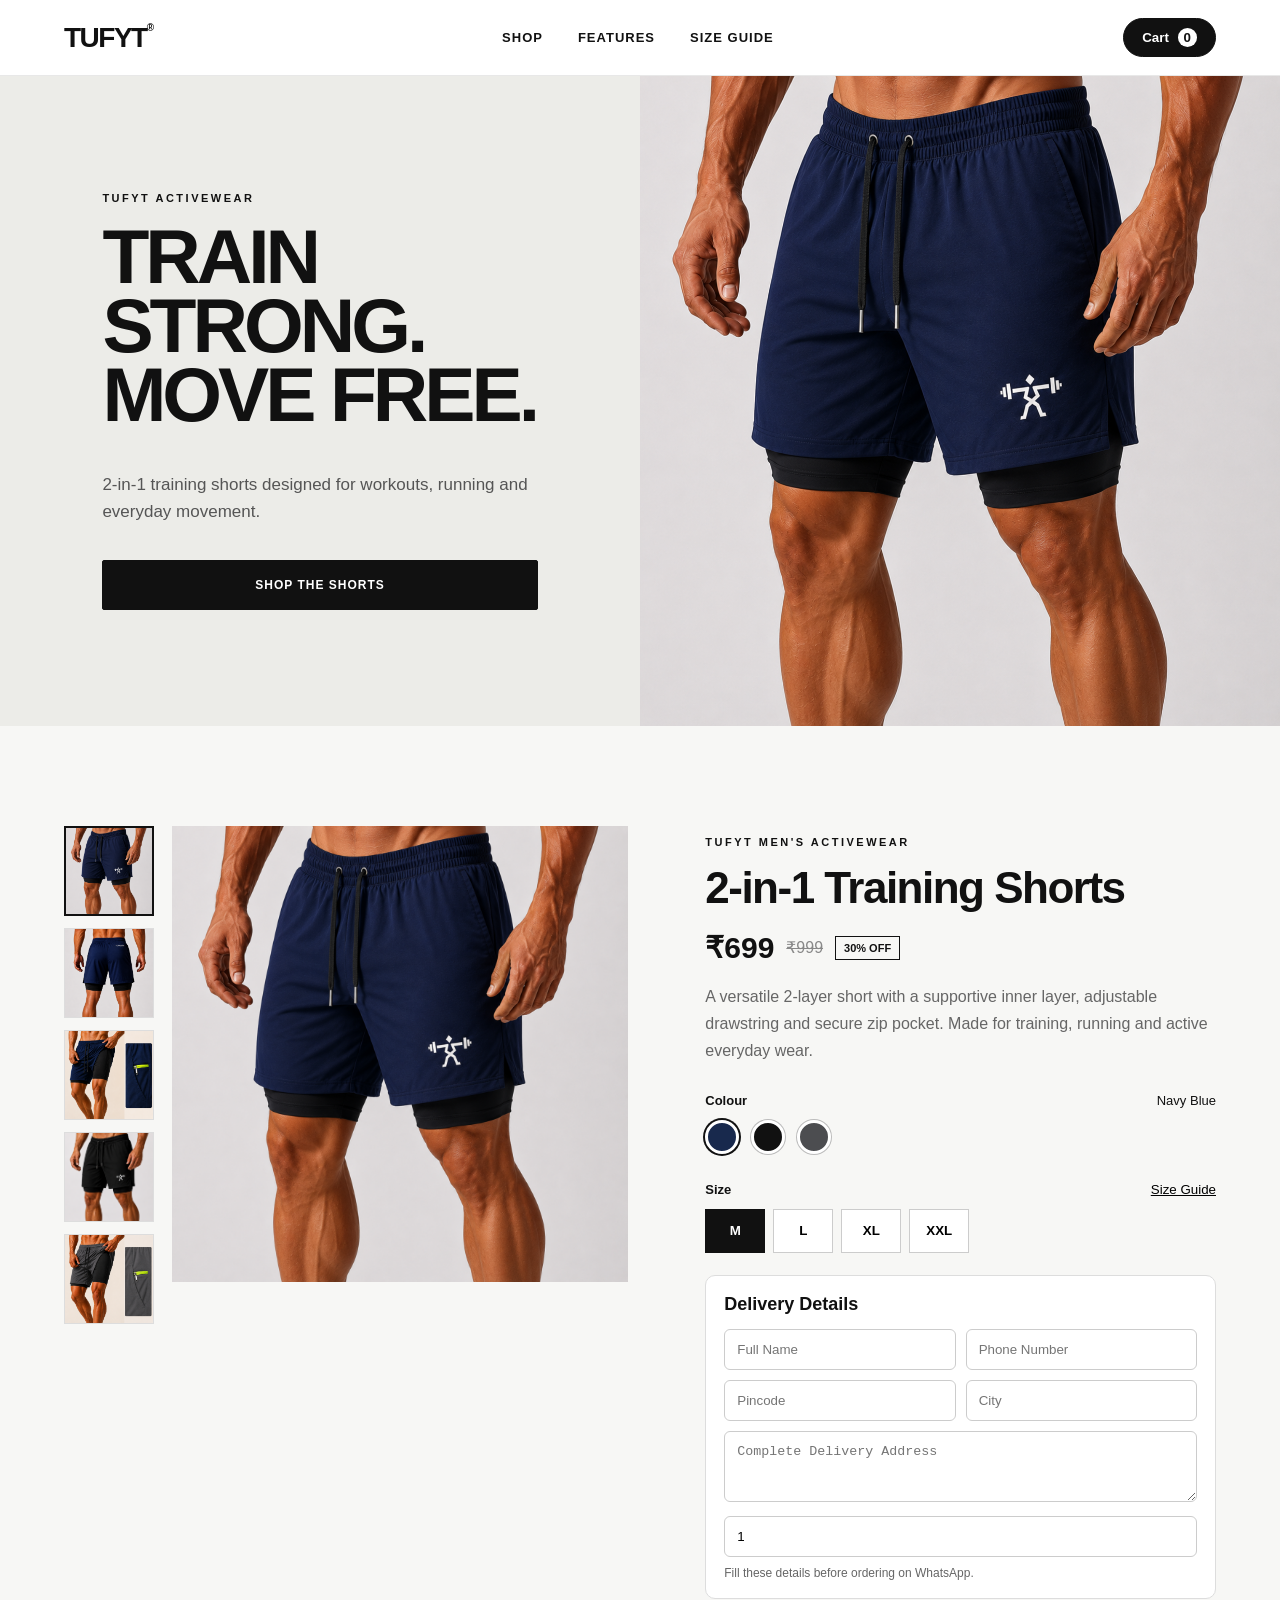
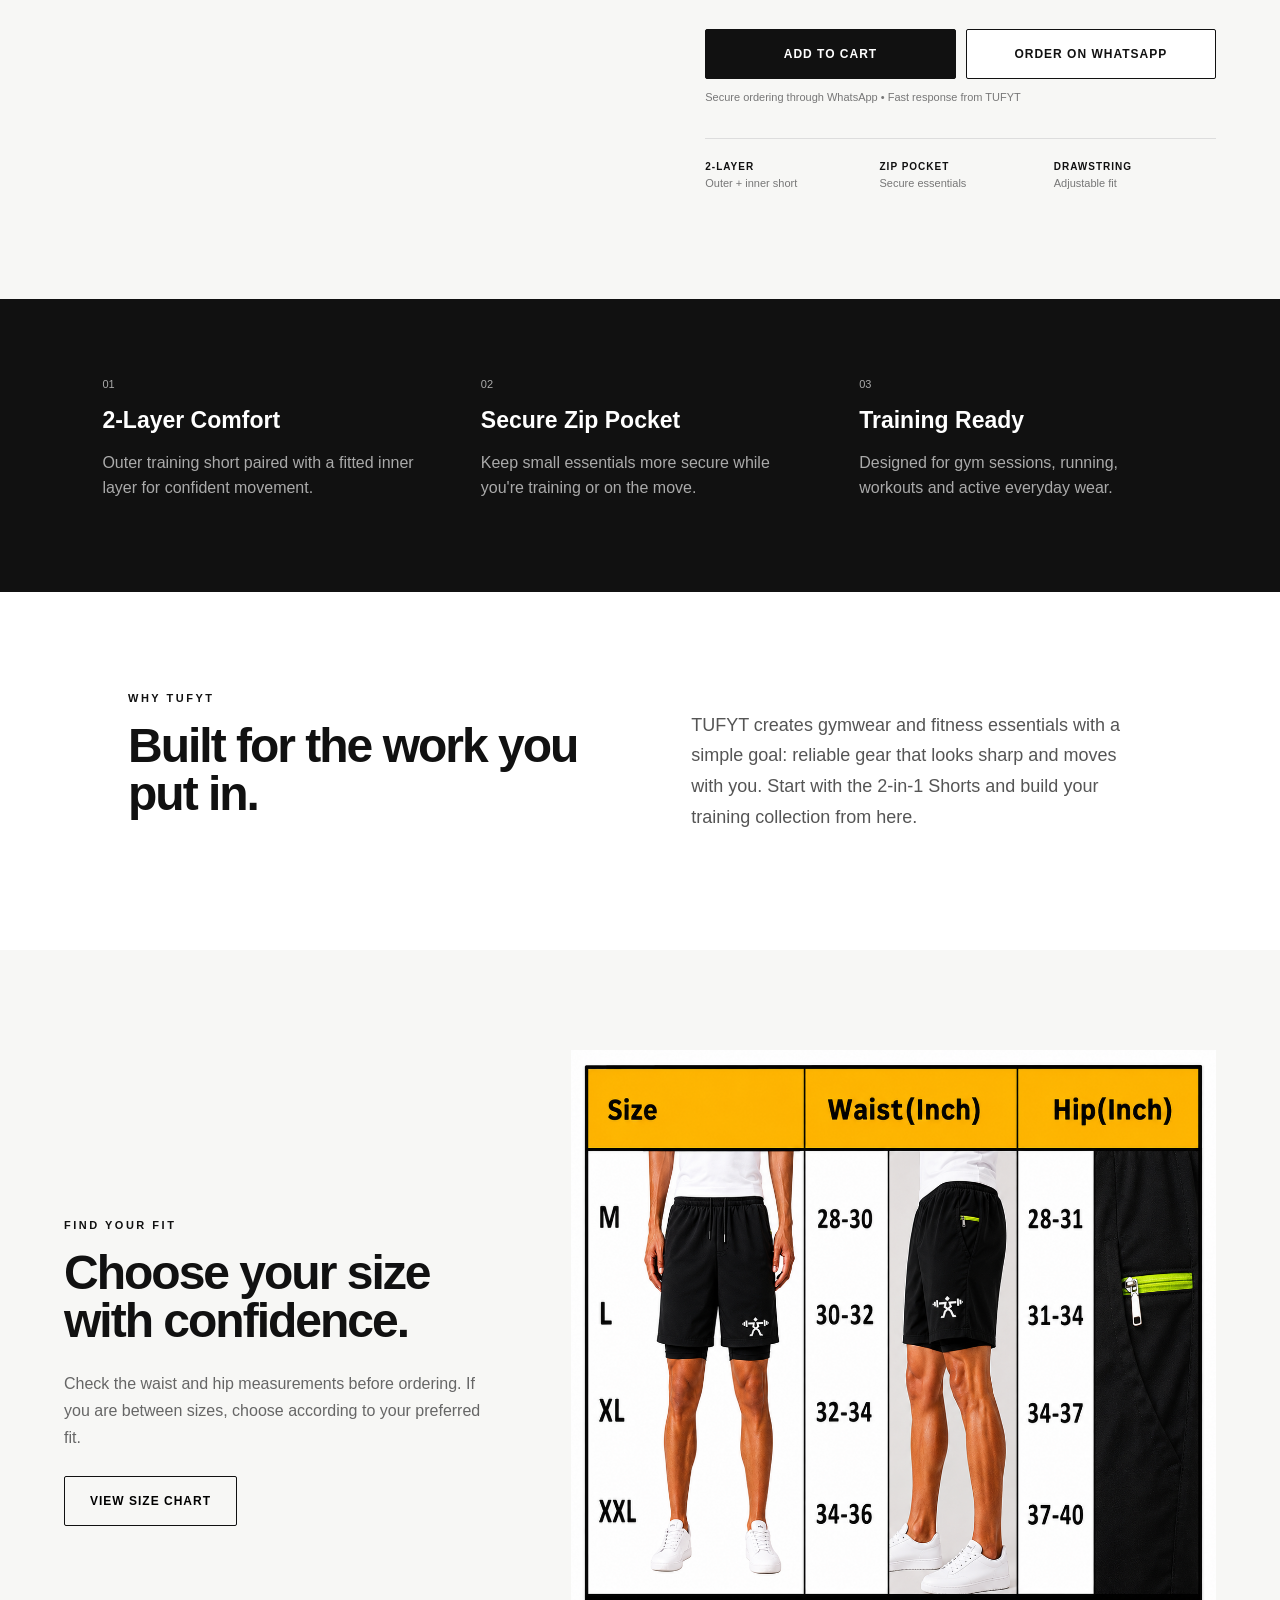
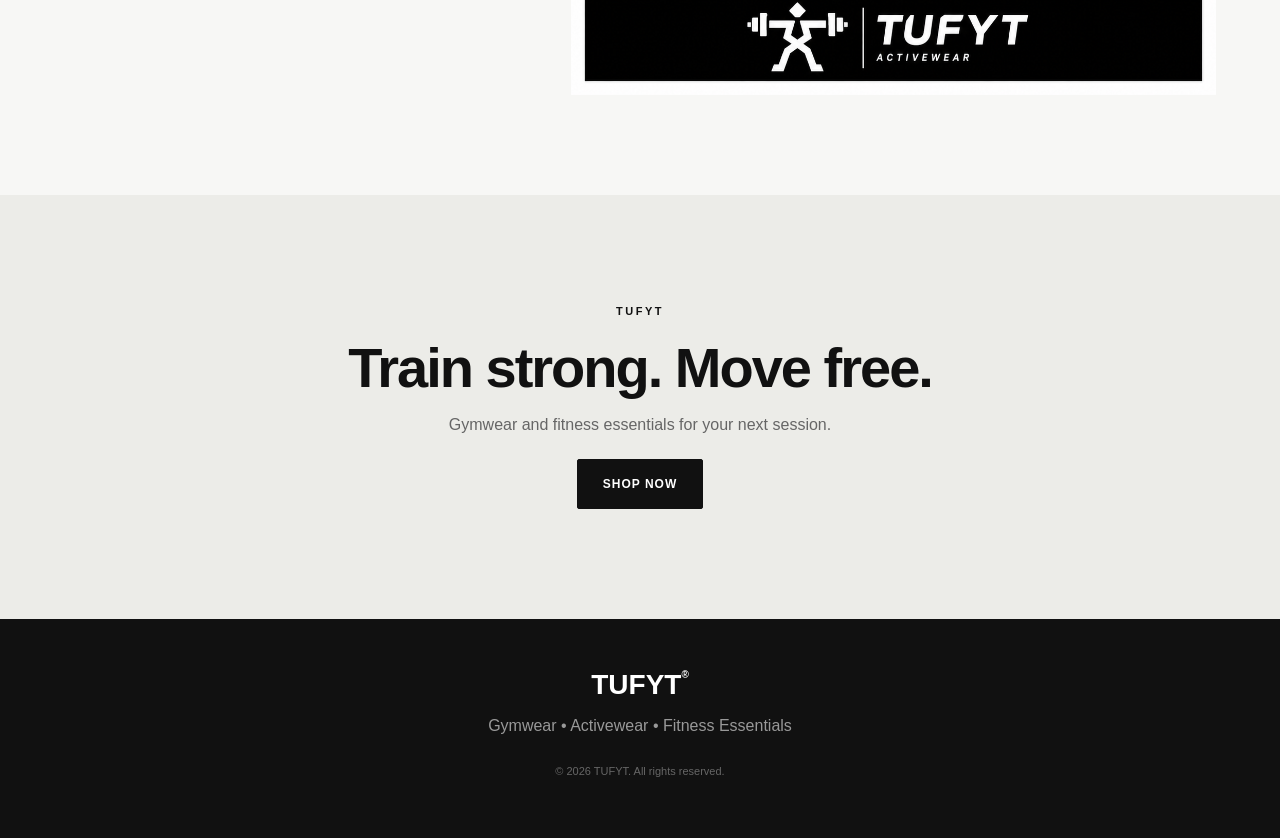
<file: index.html>
<!DOCTYPE html>
<html lang="en">
<head>
  <meta charset="UTF-8">
  <meta name="viewport" content="width=device-width, initial-scale=1.0">
  <title>TUFYT | 2-in-1 Training Shorts</title>
  <meta name="description" content="TUFYT 2-in-1 training shorts built for gym, running and everyday movement.">
  <link rel="stylesheet" href="style.css">
</head>
<body>

<header class="header">
  <a class="logo" href="#">TUFYT<span>®</span></a>
  <nav>
    <a href="#product">Shop</a>
    <a href="#features">Features</a>
    <a href="#size">Size Guide</a>
  </nav>
  <button class="cart-btn" id="cartOpen">Cart <b id="cartCount">0</b></button>
</header>

<main>

  <section class="hero">
    <div class="hero-copy">
      <p class="eyebrow">TUFYT ACTIVEWEAR</p>
      <h1>TRAIN STRONG.<br>MOVE FREE.</h1>
      <p class="hero-text">
        2-in-1 training shorts designed for workouts, running and everyday movement.
      </p>
      <a class="btn dark" href="#product">SHOP THE SHORTS</a>
    </div>
    <div class="hero-image">
      <img src="images/navy-front.png" alt="TUFYT 2-in-1 navy training shorts">
    </div>
  </section>

  <section class="product-section" id="product">
    <div class="gallery">
      <div class="thumbs">
        <button class="thumb active" data-image="images/navy-front.png"><img src="images/navy-front.png" alt="Navy front"></button>
        <button class="thumb" data-image="images/navy-back.png"><img src="images/navy-back.png" alt="Navy back"></button>
        <button class="thumb" data-image="images/navy-pocket.png"><img src="images/navy-pocket.png" alt="Navy zip pocket"></button>
        <button class="thumb" data-image="images/black-front.png"><img src="images/black-front.png" alt="Black front"></button>
        <button class="thumb" data-image="images/grey-front.png"><img src="images/grey-front.png" alt="Dark grey front"></button>
      </div>
      <div class="main-photo">
        <img id="mainImage" src="images/navy-front.png" alt="TUFYT 2-in-1 training shorts">
      </div>
    </div>

    <div class="product-info">
      <p class="eyebrow">TUFYT MEN'S ACTIVEWEAR</p>
      <h2>2-in-1 Training Shorts</h2>

      <div class="price-row">
        <span class="price">₹699</span>
        <span class="old-price">₹999</span>
        <span class="offer">30% OFF</span>
      </div>

      <p class="muted">
        A versatile 2-layer short with a supportive inner layer, adjustable drawstring
        and secure zip pocket. Made for training, running and active everyday wear.
      </p>

      <div class="option">
        <div class="option-head">
          <strong>Colour</strong>
          <span id="colorName">Navy Blue</span>
        </div>
        <div class="swatches">
          <button class="swatch navy selected" aria-label="Navy Blue" data-color="Navy Blue" data-image="images/navy-front.png"></button>
          <button class="swatch black" aria-label="Black" data-color="Black" data-image="images/black-front.png"></button>
          <button class="swatch grey" aria-label="Dark Grey" data-color="Dark Grey" data-image="images/grey-front.png"></button>
        </div>
      </div>

      <div class="option" id="size">
        <div class="option-head">
          <strong>Size</strong>
          <button class="size-link" id="sizeOpen">Size Guide</button>
        </div>
        <div class="sizes">
          <button class="size selected">M</button>
          <button class="size">L</button>
          <button class="size">XL</button>
          <button class="size">XXL</button>
        </div>

        <div class="tufyt-order-form" style="margin:22px 0 14px;padding:18px;border:1px solid #ddd;border-radius:10px;background:#fff;">
          <h3 style="margin:0 0 14px;font-size:18px;">Delivery Details</h3>
          <div style="display:grid;grid-template-columns:1fr 1fr;gap:10px;">
            <input id="customerName" type="text" placeholder="Full Name" style="padding:12px;border:1px solid #ccc;border-radius:6px;">
            <input id="customerPhone" type="tel" placeholder="Phone Number" style="padding:12px;border:1px solid #ccc;border-radius:6px;">
            <input id="customerPincode" type="text" placeholder="Pincode" style="padding:12px;border:1px solid #ccc;border-radius:6px;">
            <input id="customerCity" type="text" placeholder="City" style="padding:12px;border:1px solid #ccc;border-radius:6px;">
          </div>
          <textarea id="customerAddress" placeholder="Complete Delivery Address" rows="3" style="width:100%;box-sizing:border-box;margin-top:10px;padding:12px;border:1px solid #ccc;border-radius:6px;resize:vertical;"></textarea>
          <input id="customerQty" type="number" min="1" value="1" placeholder="Quantity" style="margin-top:10px;padding:12px;width:100%;box-sizing:border-box;border:1px solid #ccc;border-radius:6px;">
          <p style="margin:9px 0 0;font-size:12px;color:#666;">Fill these details before ordering on WhatsApp.</p>
        </div>
      </div>

      <div class="buy-row">
        <button class="btn dark add" id="addCart">ADD TO CART</button>
        <button class="btn whatsapp" id="whatsapp">ORDER ON WHATSAPP</button>
      </div>

      <p class="small-note">Secure ordering through WhatsApp • Fast response from TUFYT</p>

      <div class="trust">
        <div><b>2-LAYER</b><span>Outer + inner short</span></div>
        <div><b>ZIP POCKET</b><span>Secure essentials</span></div>
        <div><b>DRAWSTRING</b><span>Adjustable fit</span></div>
      </div>
    </div>
  </section>

  <section class="feature-strip" id="features">
    <div>
      <span>01</span>
      <h3>2-Layer Comfort</h3>
      <p>Outer training short paired with a fitted inner layer for confident movement.</p>
    </div>
    <div>
      <span>02</span>
      <h3>Secure Zip Pocket</h3>
      <p>Keep small essentials more secure while you're training or on the move.</p>
    </div>
    <div>
      <span>03</span>
      <h3>Training Ready</h3>
      <p>Designed for gym sessions, running, workouts and active everyday wear.</p>
    </div>
  </section>

  <section class="story">
    <div>
      <p class="eyebrow">WHY TUFYT</p>
      <h2>Built for the work you put in.</h2>
    </div>
    <p>
      TUFYT creates gymwear and fitness essentials with a simple goal:
      reliable gear that looks sharp and moves with you.
      Start with the 2-in-1 Shorts and build your training collection from here.
    </p>
  </section>

  <section class="size-section">
    <div>
      <p class="eyebrow">FIND YOUR FIT</p>
      <h2>Choose your size with confidence.</h2>
      <p>
        Check the waist and hip measurements before ordering. If you are between
        sizes, choose according to your preferred fit.
      </p>
      <button class="btn outline" id="sizeOpen2">VIEW SIZE CHART</button>
    </div>
    <img src="images/size.png" alt="TUFYT 2-in-1 shorts size chart">
  </section>

  <section class="newsletter">
    <p class="eyebrow">TUFYT</p>
    <h2>Train strong. Move free.</h2>
    <p>Gymwear and fitness essentials for your next session.</p>
    <a class="btn dark" href="#product">SHOP NOW</a>
  </section>

</main>

<footer>
  <div class="footer-brand">TUFYT<span>®</span></div>
  <p>Gymwear • Activewear • Fitness Essentials</p>
  <p class="copyright">© 2026 TUFYT. All rights reserved.</p>
</footer>

<div class="overlay" id="overlay"></div>

<aside class="cart" id="cart">
  <div class="cart-head">
    <h3>Your Cart</h3>
    <button id="cartClose" aria-label="Close cart">×</button>
  </div>
  <div id="cartItems" class="cart-items">
    <p class="empty">Your cart is empty.</p>
  </div>
  <div class="cart-bottom">
    <div class="total"><span>Total</span><b id="cartTotal">₹0</b></div>
    <button class="btn whatsapp" id="cartWhatsapp">ORDER CART ON WHATSAPP</button>
  </div>
</aside>

<div class="modal" id="sizeModal">
  <div class="modal-box">
    <button class="modal-close" id="sizeClose" aria-label="Close size guide">×</button>
    <h2>TUFYT Size Guide</h2>
    <img src="images/size.png" alt="TUFYT size chart">
  </div>
</div>

<script>
  // ============================
  // TUFYT SETTINGS
  // ============================
  const PRICE = 699;

  // IMPORTANT:
  // Replace this with your real WhatsApp number.
  // India example: 919876543210
  const WHATSAPP_NUMBER = "917827955976";

  const PRODUCT_NAME = "TUFYT 2-in-1 Training Shorts";

  let selectedColor = "Navy Blue";
  let selectedSize = "M";
  let cart = [];

  const mainImage = document.getElementById("mainImage");
  const colorName = document.getElementById("colorName");
  const cartEl = document.getElementById("cart");
  const overlay = document.getElementById("overlay");

  // Gallery
  document.querySelectorAll(".thumb").forEach(btn => {
    btn.addEventListener("click", () => {
      document.querySelectorAll(".thumb").forEach(x => x.classList.remove("active"));
      btn.classList.add("active");
      mainImage.src = btn.dataset.image;
    });
  });

  // Colours
  document.querySelectorAll(".swatch").forEach(btn => {
    btn.addEventListener("click", () => {
      document.querySelectorAll(".swatch").forEach(x => x.classList.remove("selected"));
      btn.classList.add("selected");

      selectedColor = btn.dataset.color;
      colorName.textContent = selectedColor;
      mainImage.src = btn.dataset.image;
    });
  });

  // Sizes
  document.querySelectorAll(".size").forEach(btn => {
    btn.addEventListener("click", () => {
      document.querySelectorAll(".size").forEach(x => x.classList.remove("selected"));
      btn.classList.add("selected");
      selectedSize = btn.textContent.trim();
    });
  });

  function openCart() {
    cartEl.classList.add("show");
    overlay.classList.add("show");
  }

  function closeCart() {
    cartEl.classList.remove("show");
    overlay.classList.remove("show");
  }

  document.getElementById("cartOpen").addEventListener("click", openCart);
  document.getElementById("cartClose").addEventListener("click", closeCart);
  overlay.addEventListener("click", closeCart);

  function updateCart() {
    const count = cart.reduce((sum, item) => sum + item.qty, 0);
    const total = cart.reduce((sum, item) => sum + item.qty * item.price, 0);

    document.getElementById("cartCount").textContent = count;
    document.getElementById("cartTotal").textContent = "₹" + total.toLocaleString("en-IN");

    const box = document.getElementById("cartItems");

    if (!cart.length) {
      box.innerHTML = '<p class="empty">Your cart is empty.</p>';
      return;
    }

    box.innerHTML = cart.map((item, i) => `
      <div class="cart-item">
        <img src="${item.image}" alt="">
        <div>
          <b>${item.name}</b>
          <p>${item.color} · Size ${item.size}</p>
          <strong>₹${item.price.toLocaleString("en-IN")} × ${item.qty}</strong>
        </div>
        <button class="remove" onclick="removeItem(${i})" aria-label="Remove item">×</button>
      </div>
    `).join("");
  }

  window.removeItem = function(index) {
    cart.splice(index, 1);
    updateCart();
  };

  document.getElementById("addCart").addEventListener("click", () => {
    const existing = cart.find(
      item => item.color === selectedColor && item.size === selectedSize
    );

    if (existing) {
      existing.qty += 1;
    } else {
      cart.push({
        name: PRODUCT_NAME,
        color: selectedColor,
        size: selectedSize,
        qty: 1,
        price: PRICE,
        image: mainImage.src
      });
    }

    updateCart();
    openCart();
  });

  function sendWhatsApp(message) {
    const url = "https://wa.me/" + WHATSAPP_NUMBER + "?text=" + encodeURIComponent(message);
    window.open(url, "_blank");
  }

  document.getElementById("whatsapp").addEventListener("click", () => {
    sendWhatsApp(
      "Hi TUFYT! I want to order:\n\n" +
      PRODUCT_NAME + "\n" +
      "Colour: " + selectedColor + "\n" +
      "Size: " + selectedSize + "\n" +
      "Quantity: 1\n" +
      "Price: ₹" + PRICE + "\n\n" +
      "Please confirm availability and delivery details."
    );
  });

  document.getElementById("cartWhatsapp").addEventListener("click", () => {
    if (!cart.length) return;

    const lines = cart.map(item =>
      item.name +
      " | " + item.color +
      " | Size " + item.size +
      " | Qty " + item.qty +
      " | ₹" + (item.price * item.qty)
    ).join("\n");

    const total = cart.reduce((sum, item) => sum + item.qty * item.price, 0);

    sendWhatsApp(
      "Hi TUFYT! I want to order:\n\n" +
      lines +
      "\n\nTotal: ₹" + total +
      "\n\nPlease confirm availability and delivery details."
    );
  });

  // Size modal
  const sizeModal = document.getElementById("sizeModal");

  function openSize() {
    sizeModal.classList.add("show");
  }

  function closeSize() {
    sizeModal.classList.remove("show");
  }

  document.getElementById("sizeOpen").addEventListener("click", openSize);
  document.getElementById("sizeOpen2").addEventListener("click", openSize);
  document.getElementById("sizeClose").addEventListener("click", closeSize);

  sizeModal.addEventListener("click", (e) => {
    if (e.target === sizeModal) closeSize();
  });

  updateCart();
</script>


<script>
(function(){
  const waNumber = "917827955976";
  function getVal(id){ return (document.getElementById(id)?.value || "").trim(); }

  window.tufytOrderOnWhatsApp = function(){
    const name = getVal("customerName");
    const phone = getVal("customerPhone");
    const pincode = getVal("customerPincode");
    const city = getVal("customerCity");
    const address = getVal("customerAddress");
    const qty = getVal("customerQty") || "1";

    if(!name || !phone || !pincode || !city || !address){
      alert("Please fill in your name, phone number, pincode, city and complete address before ordering.");
      return;
    }

    const product = "TUFYT 2-in-1 Training Shorts";
    const price = "₹699";
    let colour = "";
    let size = "";

    // Read common selection labels/values from the existing page where possible.
    const text = document.body.innerText;
    const colourMatch = text.match(/Colour\s*[\r\n ]+([A-Za-z ]+)/i);
    if(colourMatch) colour = colourMatch[1].trim().split(/\n/)[0];
    const sizeButtons = document.querySelectorAll("button");
    sizeButtons.forEach(b => {
      if(b.classList.contains("active") || b.getAttribute("aria-pressed") === "true" || b.style.backgroundColor === "black"){
        const t = b.innerText.trim();
        if(["M","L","XL","XXL"].includes(t)) size = t;
      }
    });

    const message =
`Hello TUFYT! I want to place an order.

Product: ${product}
Price: ${price}
Colour: ${colour || "Selected on website"}
Size: ${size || "Selected on website"}
Quantity: ${qty}

Customer Name: ${name}
Phone: ${phone}
Address: ${address}
City: ${city}
Pincode: ${pincode}`;

    window.open("https://wa.me/" + waNumber + "?text=" + encodeURIComponent(message), "_blank");
  };

  // Attach to buttons containing ORDER ON WHATSAPP, while preserving the existing button design.
  document.querySelectorAll("button, a").forEach(function(el){
    if((el.innerText || "").toUpperCase().includes("ORDER ON WHATSAPP")){
      el.onclick = function(e){
        e.preventDefault();
        window.tufytOrderOnWhatsApp();
        return false;
      };
      if(el.tagName.toLowerCase() === "a") el.removeAttribute("href");
    }
  });
})();
</script>

</body>
</html>
</file>
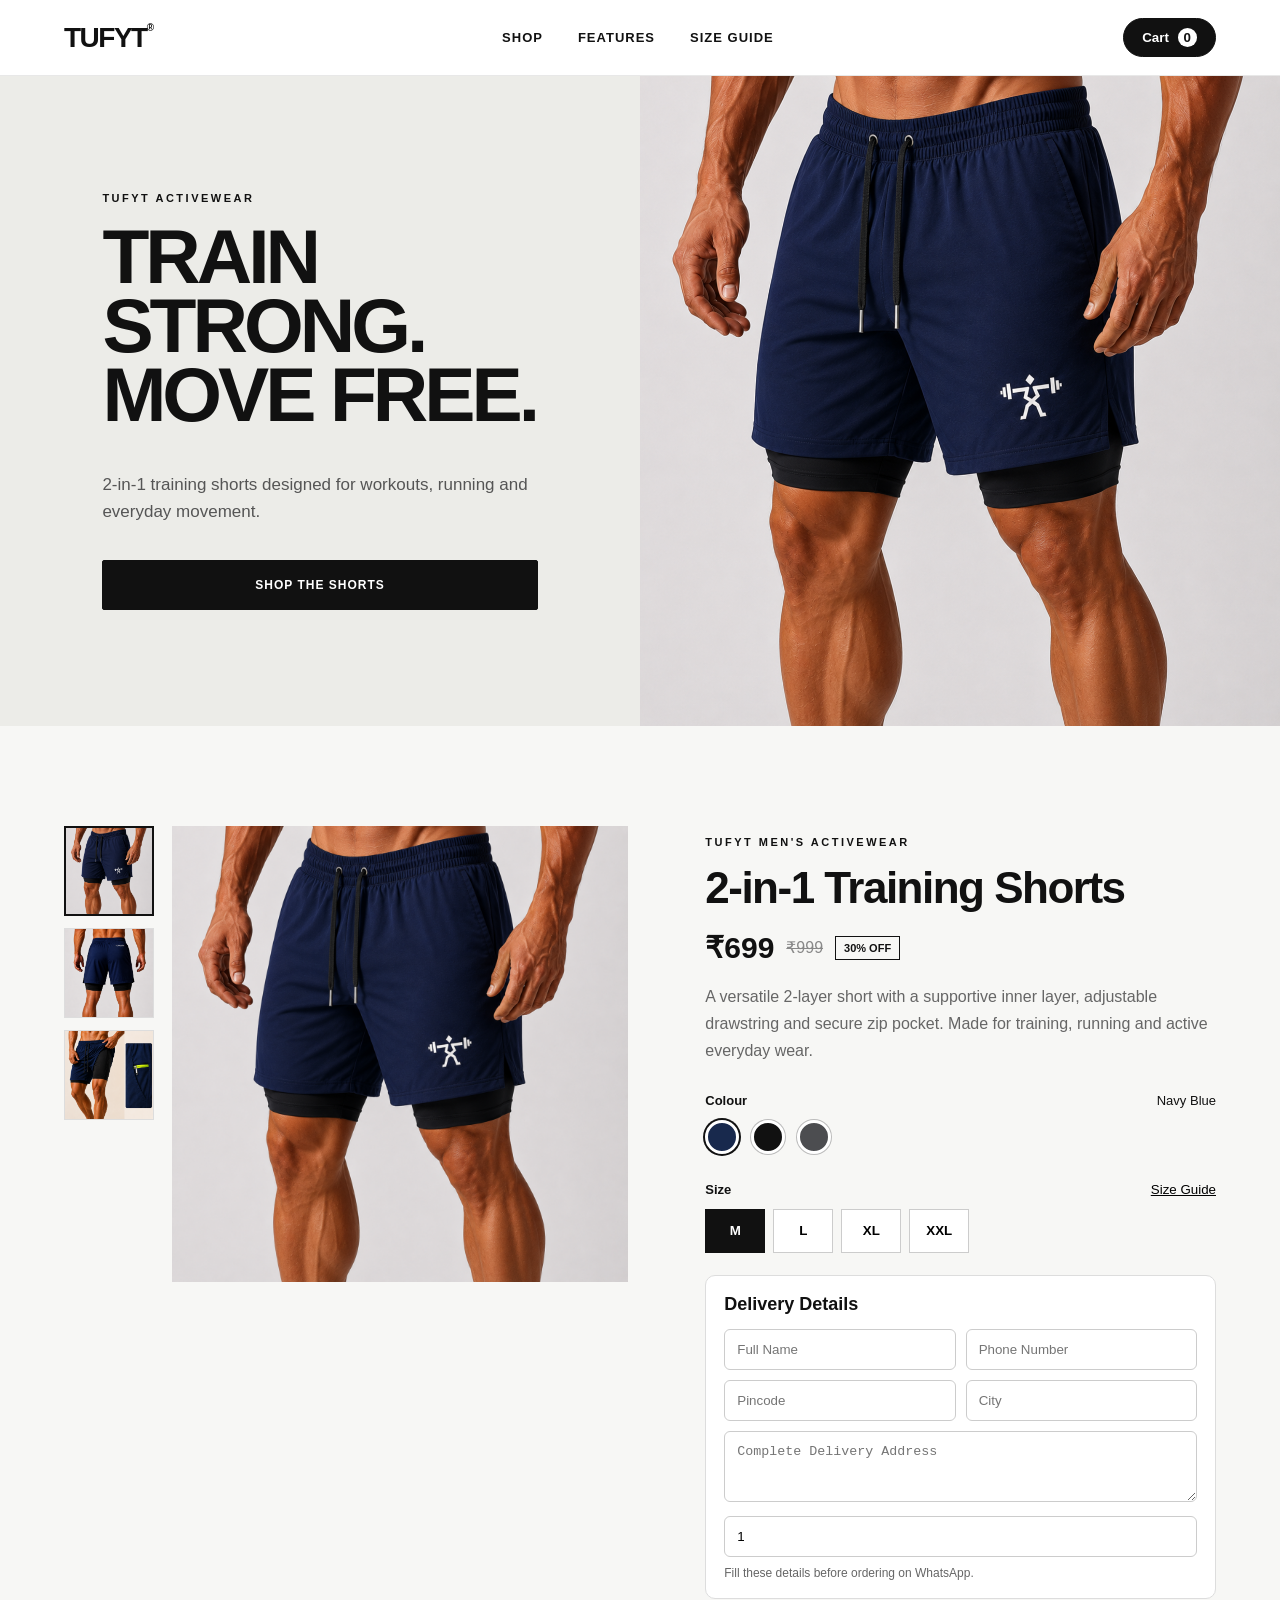
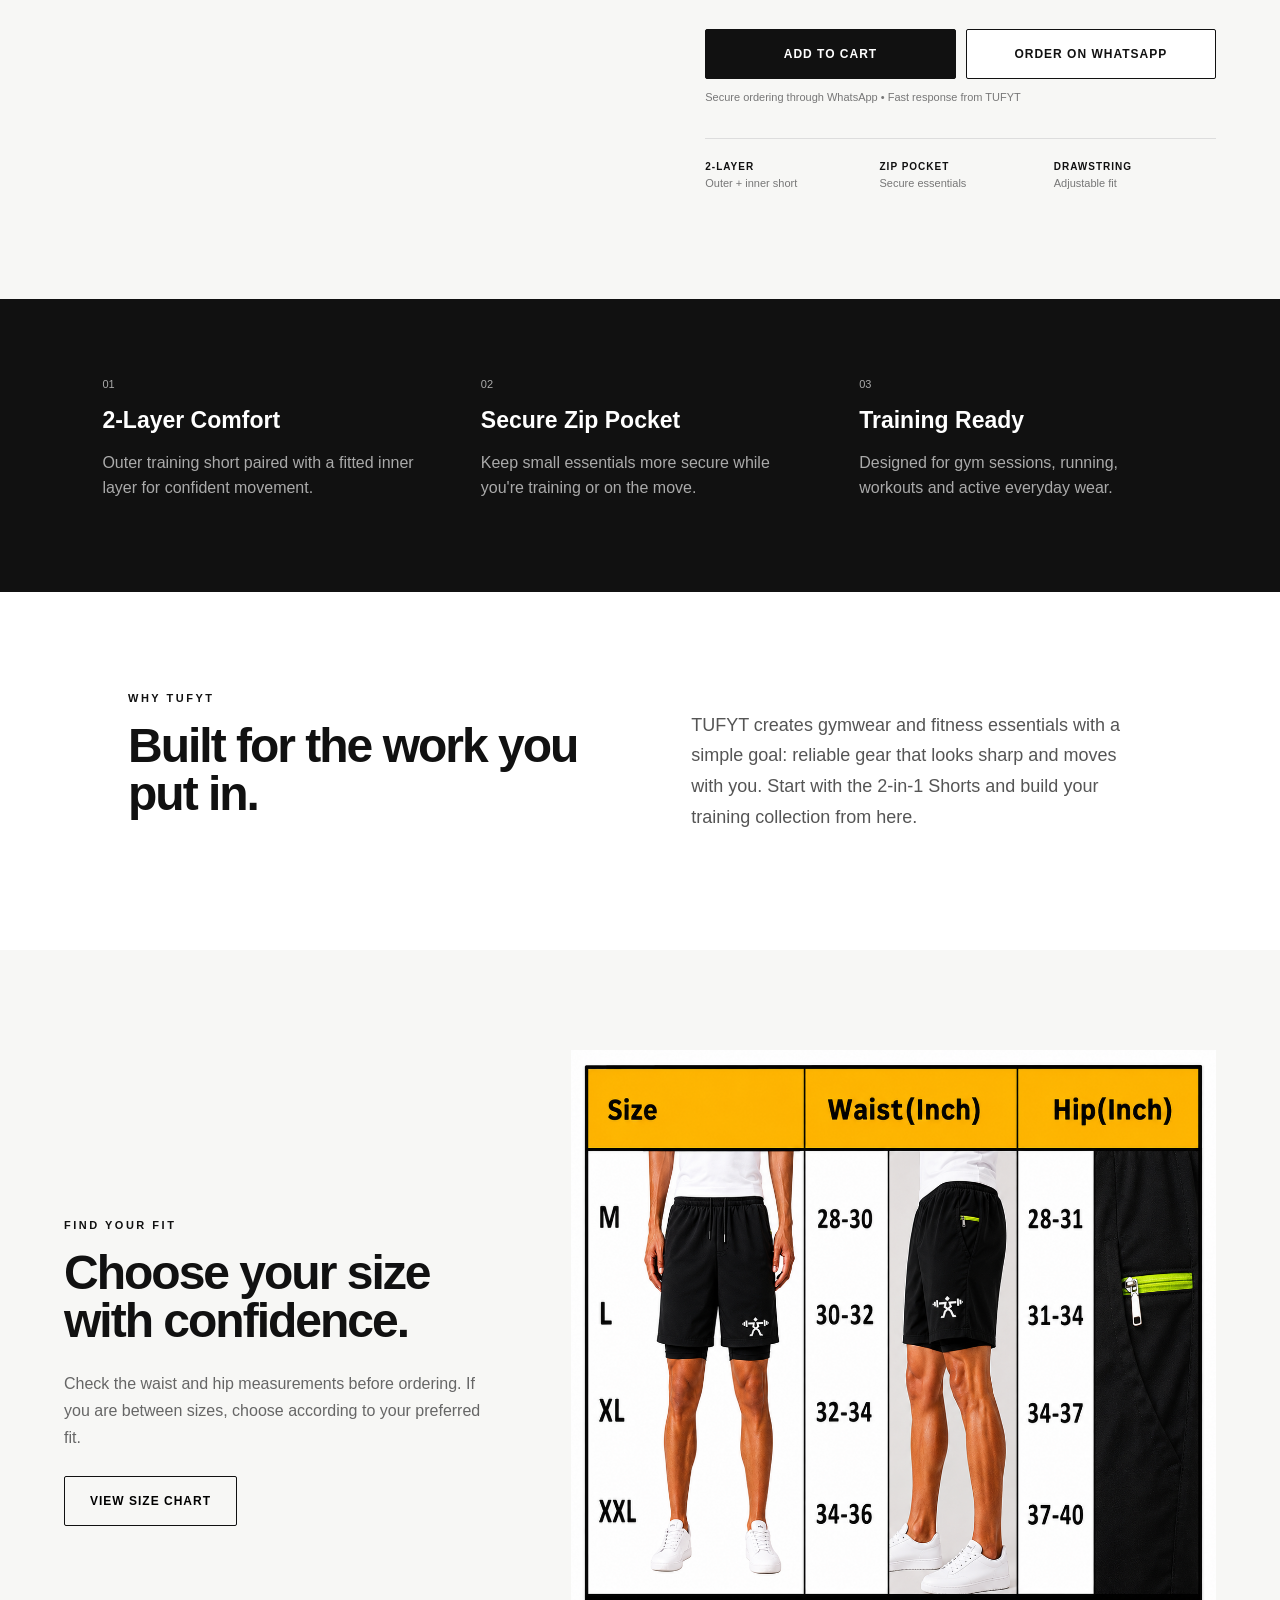
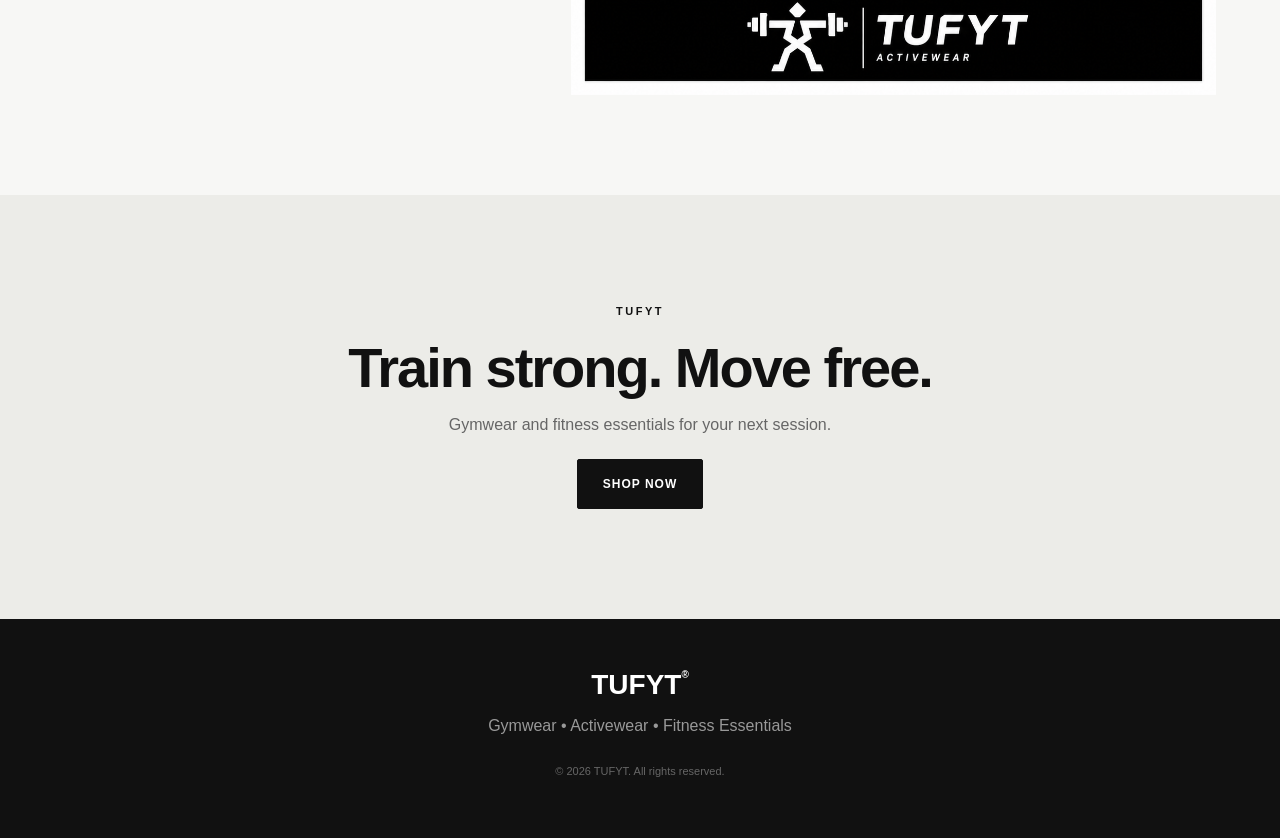
<file: index_updated.html>
<!DOCTYPE html>
<html lang="en">
<head>
  <meta charset="UTF-8">
  <meta name="viewport" content="width=device-width, initial-scale=1.0">
  <title>TUFYT | 2-in-1 Training Shorts</title>
  <meta name="description" content="TUFYT 2-in-1 training shorts built for gym, running and everyday movement.">
  <link rel="stylesheet" href="style.css">
</head>
<body>

<header class="header">
  <a class="logo" href="#">TUFYT<span>®</span></a>
  <nav>
    <a href="#product">Shop</a>
    <a href="#features">Features</a>
    <a href="#size">Size Guide</a>
  </nav>
  <button class="cart-btn" id="cartOpen">Cart <b id="cartCount">0</b></button>
</header>

<main>

  <section class="hero">
    <div class="hero-copy">
      <p class="eyebrow">TUFYT ACTIVEWEAR</p>
      <h1>TRAIN STRONG.<br>MOVE FREE.</h1>
      <p class="hero-text">
        2-in-1 training shorts designed for workouts, running and everyday movement.
      </p>
      <a class="btn dark" href="#product">SHOP THE SHORTS</a>
    </div>
    <div class="hero-image">
      <img src="images/navy-front.png" alt="TUFYT 2-in-1 navy training shorts">
    </div>
  </section>

  <section class="product-section" id="product">
    <div class="gallery">
      <div class="thumbs" id="productThumbs">
        <button class="thumb active" data-image="images/navy-front.png"><img src="images/navy-front.png" alt="Navy front"></button>
        <button class="thumb" data-image="images/navy-back.png"><img src="images/navy-back.png" alt="Navy back"></button>
        <button class="thumb" data-image="images/navy-pocket.png"><img src="images/navy-pocket.png" alt="Navy zip pocket"></button>
      </div>
      <div class="main-photo">
        <img id="mainImage" src="images/navy-front.png" alt="TUFYT 2-in-1 training shorts">
      </div>
    </div>

    <div class="product-info">
      <p class="eyebrow">TUFYT MEN'S ACTIVEWEAR</p>
      <h2>2-in-1 Training Shorts</h2>

      <div class="price-row">
        <span class="price">₹699</span>
        <span class="old-price">₹999</span>
        <span class="offer">30% OFF</span>
      </div>

      <p class="muted">
        A versatile 2-layer short with a supportive inner layer, adjustable drawstring
        and secure zip pocket. Made for training, running and active everyday wear.
      </p>

      <div class="option">
        <div class="option-head">
          <strong>Colour</strong>
          <span id="colorName">Navy Blue</span>
        </div>
        <div class="swatches">
          <button class="swatch navy selected" aria-label="Navy Blue" data-color="Navy Blue"></button>
          <button class="swatch black" aria-label="Black" data-color="Black"></button>
          <button class="swatch grey" aria-label="Dark Grey" data-color="Dark Grey"></button>
        </div>
      </div>

      <div class="option" id="size">
        <div class="option-head">
          <strong>Size</strong>
          <button class="size-link" id="sizeOpen">Size Guide</button>
        </div>
        <div class="sizes">
          <button class="size selected">M</button>
          <button class="size">L</button>
          <button class="size">XL</button>
          <button class="size">XXL</button>
        </div>

        <div class="tufyt-order-form" style="margin:22px 0 14px;padding:18px;border:1px solid #ddd;border-radius:10px;background:#fff;">
          <h3 style="margin:0 0 14px;font-size:18px;">Delivery Details</h3>
          <div style="display:grid;grid-template-columns:1fr 1fr;gap:10px;">
            <input id="customerName" type="text" placeholder="Full Name" style="padding:12px;border:1px solid #ccc;border-radius:6px;">
            <input id="customerPhone" type="tel" placeholder="Phone Number" style="padding:12px;border:1px solid #ccc;border-radius:6px;">
            <input id="customerPincode" type="text" placeholder="Pincode" style="padding:12px;border:1px solid #ccc;border-radius:6px;">
            <input id="customerCity" type="text" placeholder="City" style="padding:12px;border:1px solid #ccc;border-radius:6px;">
          </div>
          <textarea id="customerAddress" placeholder="Complete Delivery Address" rows="3" style="width:100%;box-sizing:border-box;margin-top:10px;padding:12px;border:1px solid #ccc;border-radius:6px;resize:vertical;"></textarea>
          <input id="customerQty" type="number" min="1" value="1" placeholder="Quantity" style="margin-top:10px;padding:12px;width:100%;box-sizing:border-box;border:1px solid #ccc;border-radius:6px;">
          <p style="margin:9px 0 0;font-size:12px;color:#666;">Fill these details before ordering on WhatsApp.</p>
        </div>
      </div>

      <div class="buy-row">
        <button class="btn dark add" id="addCart">ADD TO CART</button>
        <button class="btn whatsapp" id="whatsapp">ORDER ON WHATSAPP</button>
      </div>

      <p class="small-note">Secure ordering through WhatsApp • Fast response from TUFYT</p>

      <div class="trust">
        <div><b>2-LAYER</b><span>Outer + inner short</span></div>
        <div><b>ZIP POCKET</b><span>Secure essentials</span></div>
        <div><b>DRAWSTRING</b><span>Adjustable fit</span></div>
      </div>
    </div>
  </section>

  <section class="feature-strip" id="features">
    <div>
      <span>01</span>
      <h3>2-Layer Comfort</h3>
      <p>Outer training short paired with a fitted inner layer for confident movement.</p>
    </div>
    <div>
      <span>02</span>
      <h3>Secure Zip Pocket</h3>
      <p>Keep small essentials more secure while you're training or on the move.</p>
    </div>
    <div>
      <span>03</span>
      <h3>Training Ready</h3>
      <p>Designed for gym sessions, running, workouts and active everyday wear.</p>
    </div>
  </section>

  <section class="story">
    <div>
      <p class="eyebrow">WHY TUFYT</p>
      <h2>Built for the work you put in.</h2>
    </div>
    <p>
      TUFYT creates gymwear and fitness essentials with a simple goal:
      reliable gear that looks sharp and moves with you.
      Start with the 2-in-1 Shorts and build your training collection from here.
    </p>
  </section>

  <section class="size-section">
    <div>
      <p class="eyebrow">FIND YOUR FIT</p>
      <h2>Choose your size with confidence.</h2>
      <p>
        Check the waist and hip measurements before ordering. If you are between
        sizes, choose according to your preferred fit.
      </p>
      <button class="btn outline" id="sizeOpen2">VIEW SIZE CHART</button>
    </div>
    <img src="images/size.png" alt="TUFYT 2-in-1 shorts size chart">
  </section>

  <section class="newsletter">
    <p class="eyebrow">TUFYT</p>
    <h2>Train strong. Move free.</h2>
    <p>Gymwear and fitness essentials for your next session.</p>
    <a class="btn dark" href="#product">SHOP NOW</a>
  </section>

</main>

<footer>
  <div class="footer-brand">TUFYT<span>®</span></div>
  <p>Gymwear • Activewear • Fitness Essentials</p>
  <p class="copyright">© 2026 TUFYT. All rights reserved.</p>
</footer>

<div class="overlay" id="overlay"></div>

<aside class="cart" id="cart">
  <div class="cart-head">
    <h3>Your Cart</h3>
    <button id="cartClose" aria-label="Close cart">×</button>
  </div>
  <div id="cartItems" class="cart-items">
    <p class="empty">Your cart is empty.</p>
  </div>
  <div class="cart-bottom">
    <div class="total"><span>Total</span><b id="cartTotal">₹0</b></div>
    <button class="btn whatsapp" id="cartWhatsapp">ORDER CART ON WHATSAPP</button>
  </div>
</aside>

<div class="modal" id="sizeModal">
  <div class="modal-box">
    <button class="modal-close" id="sizeClose" aria-label="Close size guide">×</button>
    <h2>TUFYT Size Guide</h2>
    <img src="images/size.png" alt="TUFYT size chart">
  </div>
</div>

<script>
  // ============================
  // TUFYT SETTINGS
  // ============================
  const PRICE = 699;

  // IMPORTANT:
  // Replace this with your real WhatsApp number.
  // India example: 919876543210
  const WHATSAPP_NUMBER = "917827955976";

  const PRODUCT_NAME = "TUFYT 2-in-1 Training Shorts";

  let selectedColor = "Navy Blue";
  let selectedSize = "M";
  let cart = [];

  const mainImage = document.getElementById("mainImage");
  const colorName = document.getElementById("colorName");
  const cartEl = document.getElementById("cart");
  const overlay = document.getElementById("overlay");

  // Product images for each colour.
  // Keep your original images in the /images folder with these exact filenames.
  const COLOR_GALLERIES = {
    "Navy Blue": [
      "images/navy-front.png",
      "images/navy-back.png",
      "images/navy-pocket.png"
    ],
    "Black": [
      "images/black-front.png",
      "images/black-pocket.png",
      "images/black-back.png"
    ],
    "Dark Grey": [
      "images/grey-front.png",
      "images/grey-pocket.png",
      "images/grey-back.png"
    ]
  };

  const productThumbs = document.getElementById("productThumbs");

  function setGallery(color) {
    const images = COLOR_GALLERIES[color] || COLOR_GALLERIES["Navy Blue"];

    productThumbs.innerHTML = images.map((image, index) => {
      const label = index === 0 ? "front" : index === 1 ? "zip pocket" : "back";
      return `
        <button class="thumb ${index === 0 ? "active" : ""}" data-image="${image}">
          <img src="${image}" alt="${color} ${label}">
        </button>
      `;
    }).join("");

    mainImage.src = images[0];
    mainImage.alt = `TUFYT 2-in-1 ${color} training shorts`;

    productThumbs.querySelectorAll(".thumb").forEach(btn => {
      btn.addEventListener("click", () => {
        productThumbs.querySelectorAll(".thumb").forEach(x => x.classList.remove("active"));
        btn.classList.add("active");
        mainImage.src = btn.dataset.image;
      });
    });
  }

  // Start with Navy Blue.
  setGallery(selectedColor);

  // Colours
  document.querySelectorAll(".swatch").forEach(btn => {
    btn.addEventListener("click", () => {
      document.querySelectorAll(".swatch").forEach(x => x.classList.remove("selected"));
      btn.classList.add("selected");

      selectedColor = btn.dataset.color;
      colorName.textContent = selectedColor;

      // Change the entire gallery, not only the main image.
      setGallery(selectedColor);
    });
  });

  // Sizes
  document.querySelectorAll(".size").forEach(btn => {
    btn.addEventListener("click", () => {
      document.querySelectorAll(".size").forEach(x => x.classList.remove("selected"));
      btn.classList.add("selected");
      selectedSize = btn.textContent.trim();
    });
  });

  function openCart() {
    cartEl.classList.add("show");
    overlay.classList.add("show");
  }

  function closeCart() {
    cartEl.classList.remove("show");
    overlay.classList.remove("show");
  }

  document.getElementById("cartOpen").addEventListener("click", openCart);
  document.getElementById("cartClose").addEventListener("click", closeCart);
  overlay.addEventListener("click", closeCart);

  function updateCart() {
    const count = cart.reduce((sum, item) => sum + item.qty, 0);
    const total = cart.reduce((sum, item) => sum + item.qty * item.price, 0);

    document.getElementById("cartCount").textContent = count;
    document.getElementById("cartTotal").textContent = "₹" + total.toLocaleString("en-IN");

    const box = document.getElementById("cartItems");

    if (!cart.length) {
      box.innerHTML = '<p class="empty">Your cart is empty.</p>';
      return;
    }

    box.innerHTML = cart.map((item, i) => `
      <div class="cart-item">
        <img src="${item.image}" alt="">
        <div>
          <b>${item.name}</b>
          <p>${item.color} · Size ${item.size}</p>
          <strong>₹${item.price.toLocaleString("en-IN")} × ${item.qty}</strong>
        </div>
        <button class="remove" onclick="removeItem(${i})" aria-label="Remove item">×</button>
      </div>
    `).join("");
  }

  window.removeItem = function(index) {
    cart.splice(index, 1);
    updateCart();
  };

  document.getElementById("addCart").addEventListener("click", () => {
    const existing = cart.find(
      item => item.color === selectedColor && item.size === selectedSize
    );

    if (existing) {
      existing.qty += 1;
    } else {
      cart.push({
        name: PRODUCT_NAME,
        color: selectedColor,
        size: selectedSize,
        qty: 1,
        price: PRICE,
        image: mainImage.src
      });
    }

    updateCart();
    openCart();
  });

  function sendWhatsApp(message) {
    const url = "https://wa.me/" + WHATSAPP_NUMBER + "?text=" + encodeURIComponent(message);
    window.open(url, "_blank");
  }

  document.getElementById("whatsapp").addEventListener("click", () => {
    sendWhatsApp(
      "Hi TUFYT! I want to order:\n\n" +
      PRODUCT_NAME + "\n" +
      "Colour: " + selectedColor + "\n" +
      "Size: " + selectedSize + "\n" +
      "Quantity: 1\n" +
      "Price: ₹" + PRICE + "\n\n" +
      "Please confirm availability and delivery details."
    );
  });

  document.getElementById("cartWhatsapp").addEventListener("click", () => {
    if (!cart.length) return;

    const lines = cart.map(item =>
      item.name +
      " | " + item.color +
      " | Size " + item.size +
      " | Qty " + item.qty +
      " | ₹" + (item.price * item.qty)
    ).join("\n");

    const total = cart.reduce((sum, item) => sum + item.qty * item.price, 0);

    sendWhatsApp(
      "Hi TUFYT! I want to order:\n\n" +
      lines +
      "\n\nTotal: ₹" + total +
      "\n\nPlease confirm availability and delivery details."
    );
  });

  // Size modal
  const sizeModal = document.getElementById("sizeModal");

  function openSize() {
    sizeModal.classList.add("show");
  }

  function closeSize() {
    sizeModal.classList.remove("show");
  }

  document.getElementById("sizeOpen").addEventListener("click", openSize);
  document.getElementById("sizeOpen2").addEventListener("click", openSize);
  document.getElementById("sizeClose").addEventListener("click", closeSize);

  sizeModal.addEventListener("click", (e) => {
    if (e.target === sizeModal) closeSize();
  });

  updateCart();
</script>


<script>
(function(){
  const waNumber = "917827955976";
  function getVal(id){ return (document.getElementById(id)?.value || "").trim(); }

  window.tufytOrderOnWhatsApp = function(){
    const name = getVal("customerName");
    const phone = getVal("customerPhone");
    const pincode = getVal("customerPincode");
    const city = getVal("customerCity");
    const address = getVal("customerAddress");
    const qty = getVal("customerQty") || "1";

    if(!name || !phone || !pincode || !city || !address){
      alert("Please fill in your name, phone number, pincode, city and complete address before ordering.");
      return;
    }

    const product = "TUFYT 2-in-1 Training Shorts";
    const price = "₹699";
    let colour = "";
    let size = "";

    // Read common selection labels/values from the existing page where possible.
    const text = document.body.innerText;
    const colourMatch = text.match(/Colour\s*[\r\n ]+([A-Za-z ]+)/i);
    if(colourMatch) colour = colourMatch[1].trim().split(/\n/)[0];
    const sizeButtons = document.querySelectorAll("button");
    sizeButtons.forEach(b => {
      if(b.classList.contains("active") || b.getAttribute("aria-pressed") === "true" || b.style.backgroundColor === "black"){
        const t = b.innerText.trim();
        if(["M","L","XL","XXL"].includes(t)) size = t;
      }
    });

    const message =
`Hello TUFYT! I want to place an order.

Product: ${product}
Price: ${price}
Colour: ${colour || "Selected on website"}
Size: ${size || "Selected on website"}
Quantity: ${qty}

Customer Name: ${name}
Phone: ${phone}
Address: ${address}
City: ${city}
Pincode: ${pincode}`;

    window.open("https://wa.me/" + waNumber + "?text=" + encodeURIComponent(message), "_blank");
  };

  // Attach to buttons containing ORDER ON WHATSAPP, while preserving the existing button design.
  document.querySelectorAll("button, a").forEach(function(el){
    if((el.innerText || "").toUpperCase().includes("ORDER ON WHATSAPP")){
      el.onclick = function(e){
        e.preventDefault();
        window.tufytOrderOnWhatsApp();
        return false;
      };
      if(el.tagName.toLowerCase() === "a") el.removeAttribute("href");
    }
  });
})();
</script>

</body>
</html>
</file>
<file: style.css>
*{box-sizing:border-box}
html{scroll-behavior:smooth}
body{margin:0;font-family:Arial,Helvetica,sans-serif;color:#111;background:#f7f7f5}
a{text-decoration:none;color:inherit}
button{font-family:inherit}

.header{height:76px;background:#fff;border-bottom:1px solid #e8e8e8;display:flex;align-items:center;justify-content:space-between;padding:0 5vw;position:sticky;top:0;z-index:20}
.logo{font-size:28px;font-weight:900;letter-spacing:-1.5px}
.logo span,.footer-brand span{font-size:10px;vertical-align:top}
.header nav{display:flex;gap:35px;font-size:13px;font-weight:700;text-transform:uppercase;letter-spacing:1px}
.header nav a:hover{text-decoration:underline}
.cart-btn{border:1px solid #111;background:#111;color:#fff;border-radius:30px;padding:11px 18px;font-weight:700;cursor:pointer}
.cart-btn b{background:#fff;color:#111;border-radius:50%;padding:2px 6px;margin-left:5px}

.hero{min-height:650px;display:grid;grid-template-columns:1fr 1fr;background:#ecece8}
.hero-copy{display:flex;flex-direction:column;justify-content:center;padding:8vw}
.eyebrow{font-size:11px;font-weight:800;letter-spacing:2.5px;margin:0 0 18px}
.hero h1{font-size:clamp(48px,6vw,88px);line-height:.9;letter-spacing:-4px;margin:0 0 25px}
.hero-text{font-size:17px;line-height:1.6;max-width:440px;color:#555;margin-bottom:35px}
.hero-image{overflow:hidden}
.hero-image img{width:100%;height:100%;object-fit:cover;object-position:center}

.btn{display:inline-flex;align-items:center;justify-content:center;min-height:50px;padding:0 25px;border-radius:2px;border:1px solid #111;font-weight:800;font-size:12px;letter-spacing:1px;cursor:pointer}
.dark{background:#111;color:#fff}
.dark:hover{background:#2b2b2b}
.outline{background:transparent}
.outline:hover{background:#111;color:#fff}

.product-section{display:grid;grid-template-columns:1.05fr .95fr;gap:6vw;max-width:1280px;margin:auto;padding:100px 5vw}
.gallery{display:grid;grid-template-columns:90px 1fr;gap:18px}
.thumbs{display:flex;flex-direction:column;gap:12px}
.thumb{padding:0;border:1px solid #ddd;background:#fff;cursor:pointer;aspect-ratio:1/1;overflow:hidden}
.thumb.active{border:2px solid #111}
.thumb img{width:100%;height:100%;object-fit:cover}
.main-photo{background:#eee;aspect-ratio:1/1;overflow:hidden}
.main-photo img{width:100%;height:100%;object-fit:cover}

.product-info{padding:10px 0}
.product-info h2{font-size:44px;line-height:1;letter-spacing:-1.5px;margin:0 0 20px}
.price-row{display:flex;align-items:center;gap:12px;margin-bottom:18px}
.price{font-size:30px;font-weight:900}
.old-price{font-size:16px;color:#888;text-decoration:line-through}
.offer{font-size:11px;font-weight:800;border:1px solid #111;padding:5px 8px}
.muted{color:#666;line-height:1.7;max-width:560px}

.option{margin-top:28px}
.option-head{display:flex;justify-content:space-between;margin-bottom:12px;font-size:13px}
.size-link{border:0;background:none;text-decoration:underline;cursor:pointer;padding:0}
.swatches{display:flex;gap:12px}
.swatch{width:34px;height:34px;border-radius:50%;border:3px solid #fff;box-shadow:0 0 0 1px #bbb;cursor:pointer}
.swatch.selected{box-shadow:0 0 0 2px #111}
.navy{background:#18294d}
.black{background:#111}
.grey{background:#4c4d50}

.sizes{display:flex;gap:8px}
.size{background:#fff;border:1px solid #ccc;min-width:60px;height:44px;cursor:pointer;font-weight:700}
.size:hover{border-color:#111}
.size.selected{background:#111;color:#fff;border-color:#111}

.buy-row{display:grid;grid-template-columns:1fr 1fr;gap:10px;margin-top:30px}
.whatsapp{background:#fff;border:1px solid #111;color:#111}
.whatsapp:hover{background:#111;color:#fff}
.small-note{font-size:11px;color:#777;margin-top:12px}

.trust{display:grid;grid-template-columns:repeat(3,1fr);gap:12px;border-top:1px solid #ddd;margin-top:35px;padding-top:22px}
.trust div{display:flex;flex-direction:column;gap:5px}
.trust b{font-size:10px;letter-spacing:1px}
.trust span{font-size:11px;color:#777}

.feature-strip{background:#111;color:#fff;display:grid;grid-template-columns:repeat(3,1fr);padding:75px 8vw;gap:60px}
.feature-strip span{font-size:11px;color:#aaa}
.feature-strip h3{font-size:23px;margin:15px 0 10px}
.feature-strip p{color:#aaa;line-height:1.6}

.story{display:grid;grid-template-columns:1fr 1fr;gap:8vw;padding:100px 10vw;background:#fff}
.story h2,.size-section h2{font-size:48px;line-height:1;letter-spacing:-2px;margin:0}
.story>p{font-size:18px;line-height:1.7;color:#555}

.size-section{max-width:1280px;margin:auto;padding:100px 5vw;display:grid;grid-template-columns:.8fr 1.2fr;gap:6vw;align-items:center}
.size-section p:not(.eyebrow){color:#666;line-height:1.7;margin:25px 0}
.size-section img{width:100%;max-height:650px;object-fit:contain;background:#fff}

.newsletter{text-align:center;padding:110px 20px;background:#ecece8}
.newsletter h2{font-size:56px;letter-spacing:-2px;margin:0 0 12px}
.newsletter p:not(.eyebrow){color:#666;margin-bottom:25px}

footer{background:#111;color:#fff;text-align:center;padding:50px 20px}
.footer-brand{font-size:28px;font-weight:900}
.footer-brand+ p{color:#999}
.copyright{font-size:11px;color:#666;margin-top:30px}

.overlay{position:fixed;inset:0;background:rgba(0,0,0,.4);opacity:0;visibility:hidden;transition:.25s;z-index:30}
.overlay.show{opacity:1;visibility:visible}
.cart{position:fixed;right:-440px;top:0;height:100vh;width:min(440px,100%);background:#fff;z-index:31;transition:.3s;display:flex;flex-direction:column}
.cart.show{right:0}
.cart-head{padding:25px;border-bottom:1px solid #ddd;display:flex;justify-content:space-between;align-items:center}
.cart-head h3{margin:0}
.cart-head button,.modal-close{border:0;background:none;font-size:30px;cursor:pointer}
.cart-items{padding:20px;overflow:auto;flex:1}
.empty{text-align:center;color:#888;margin-top:50px}
.cart-item{display:grid;grid-template-columns:70px 1fr 25px;gap:12px;margin-bottom:18px;align-items:start}
.cart-item img{width:70px;height:80px;object-fit:cover;background:#eee}
.cart-item p{font-size:12px;color:#777;margin:6px 0}
.cart-item strong{font-size:13px}
.cart-item .remove{border:0;background:none;font-size:20px;cursor:pointer}
.cart-bottom{padding:20px;border-top:1px solid #ddd}
.total{display:flex;justify-content:space-between;font-size:18px;margin-bottom:15px}
.cart-bottom .btn{width:100%}

.modal{position:fixed;inset:0;background:rgba(0,0,0,.65);display:flex;align-items:center;justify-content:center;padding:20px;opacity:0;visibility:hidden;z-index:40;transition:.2s}
.modal.show{opacity:1;visibility:visible}
.modal-box{background:#fff;max-width:850px;max-height:90vh;overflow:auto;padding:30px;position:relative}
.modal-box img{width:100%;display:block}
.modal-box h2{margin-top:0}
.modal-close{position:absolute;right:12px;top:6px}

@media(max-width:800px){
  .header{padding:0 18px}
  .header nav{display:none}
  .hero,.product-section,.story,.size-section{grid-template-columns:1fr}
  .hero{min-height:auto}
  .hero-copy{padding:70px 24px}
  .hero-image{height:500px}
  .product-section{padding:55px 20px}
  .gallery{grid-template-columns:65px 1fr}
  .product-info h2{font-size:34px}
  .feature-strip{grid-template-columns:1fr;padding:55px 25px;gap:25px}
  .story,.size-section{padding:65px 25px}
  .story h2,.size-section h2{font-size:38px}
  .newsletter h2{font-size:40px}
  .buy-row{grid-template-columns:1fr}
  .trust{grid-template-columns:1fr 1fr}
  .trust div:last-child{grid-column:span 2}
}

@media(max-width:480px){
  .hero-image{height:430px}
  .hero h1{font-size:48px;letter-spacing:-2px}
  .gallery{grid-template-columns:58px 1fr;gap:10px}
  .thumbs{gap:8px}
  .product-section{padding-left:16px;padding-right:16px}
  .price{font-size:27px}
}
</file>
